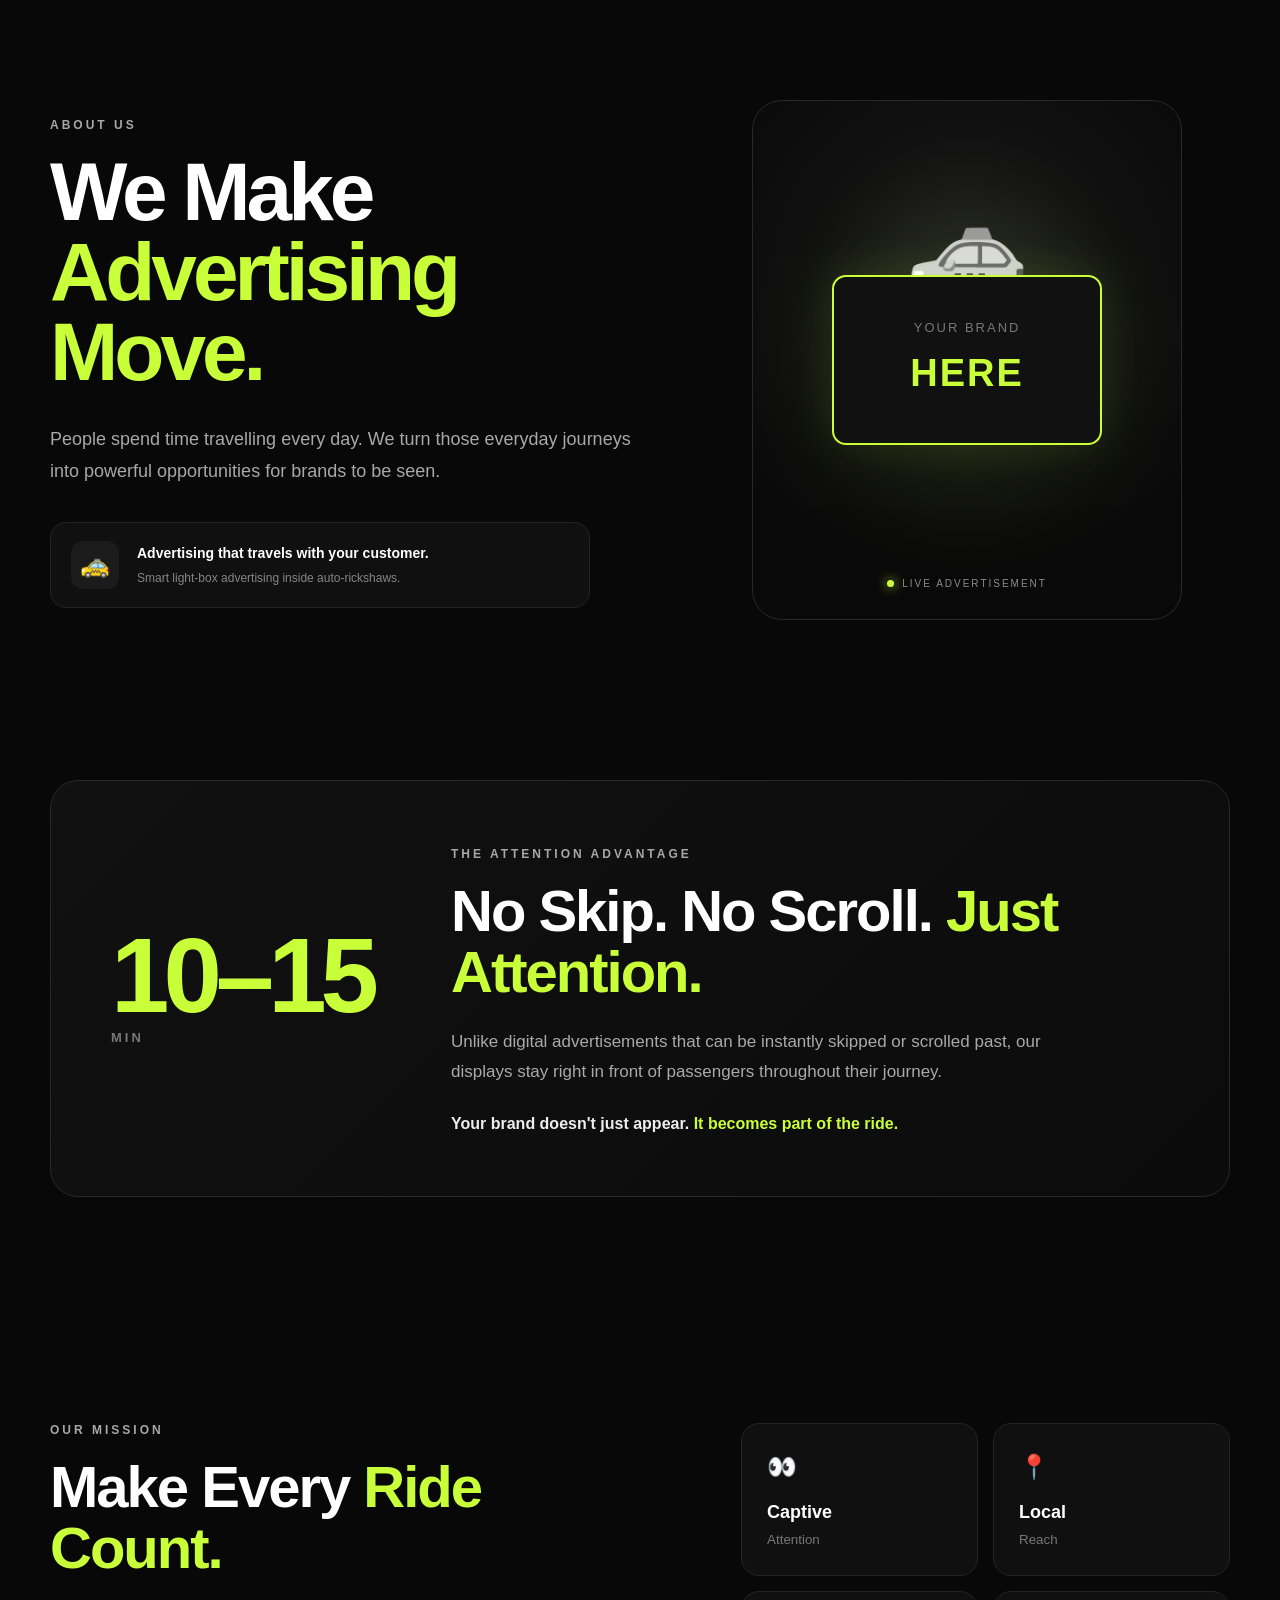
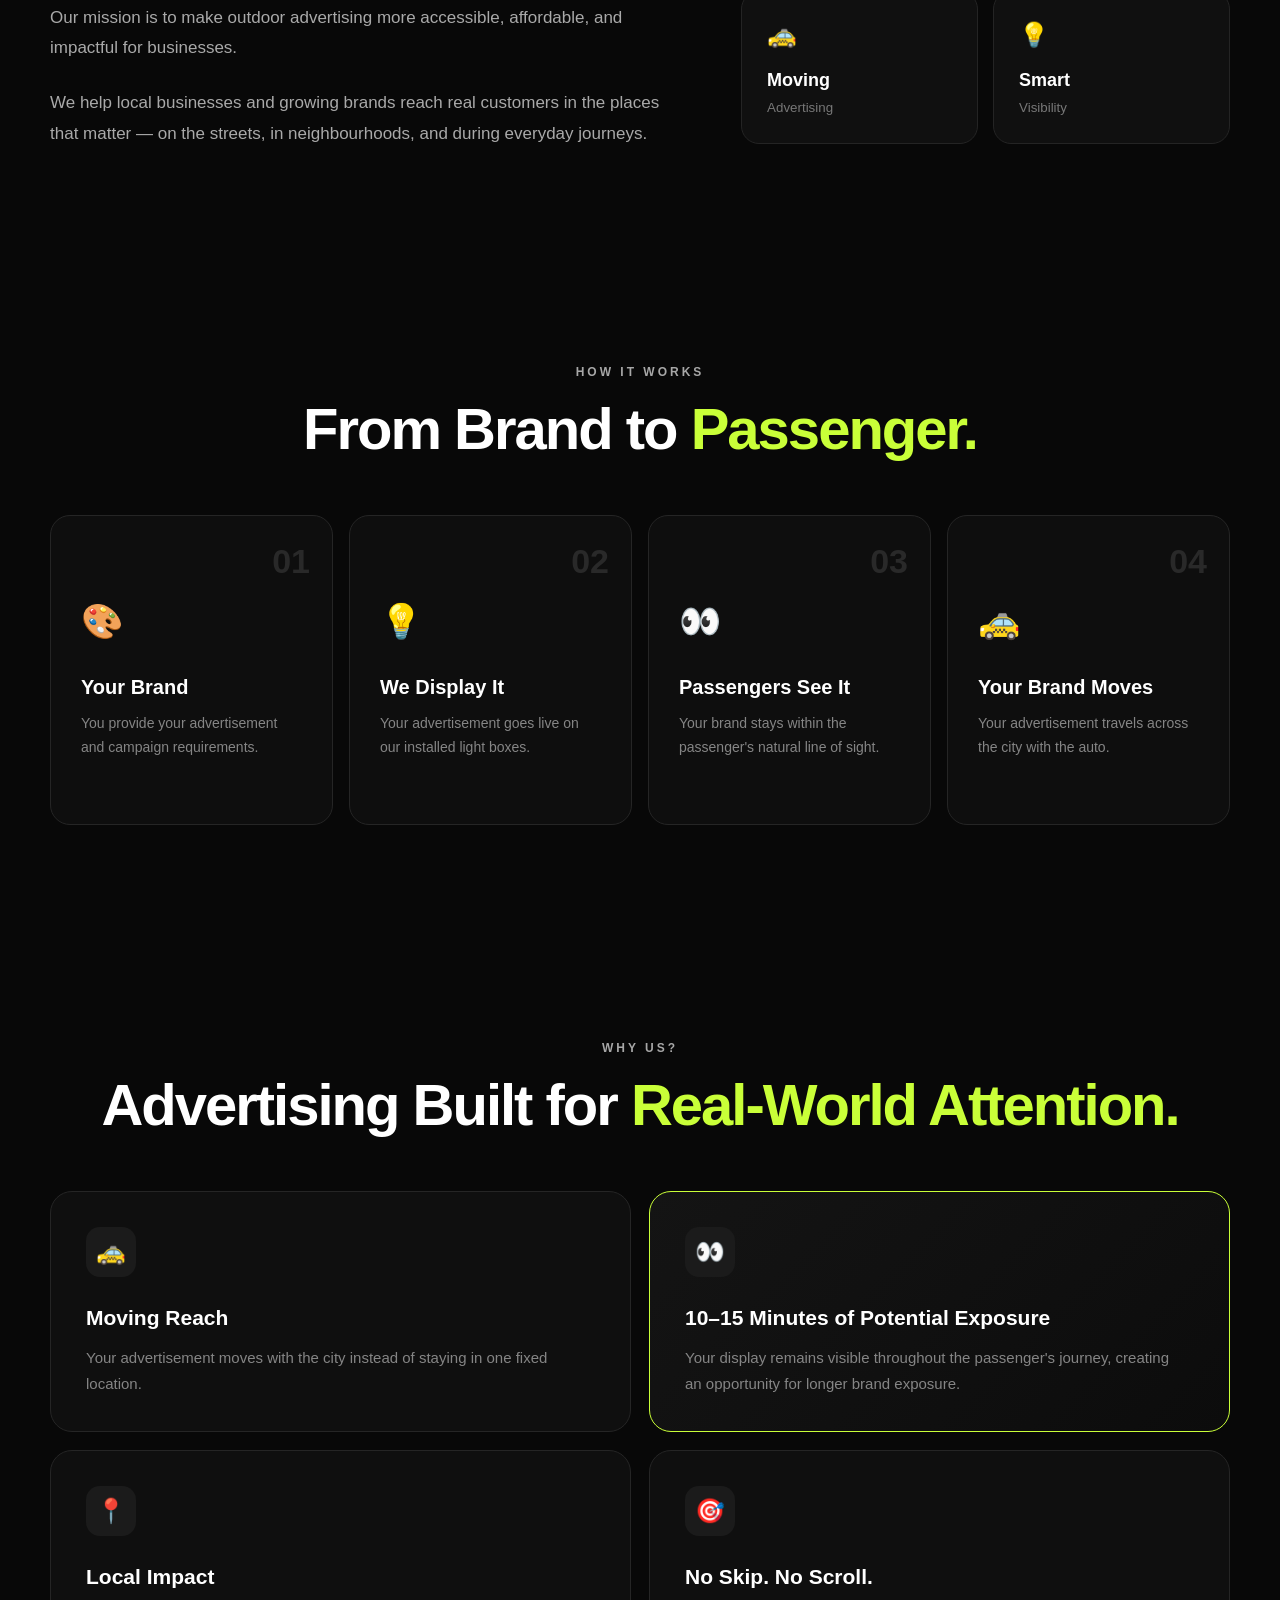
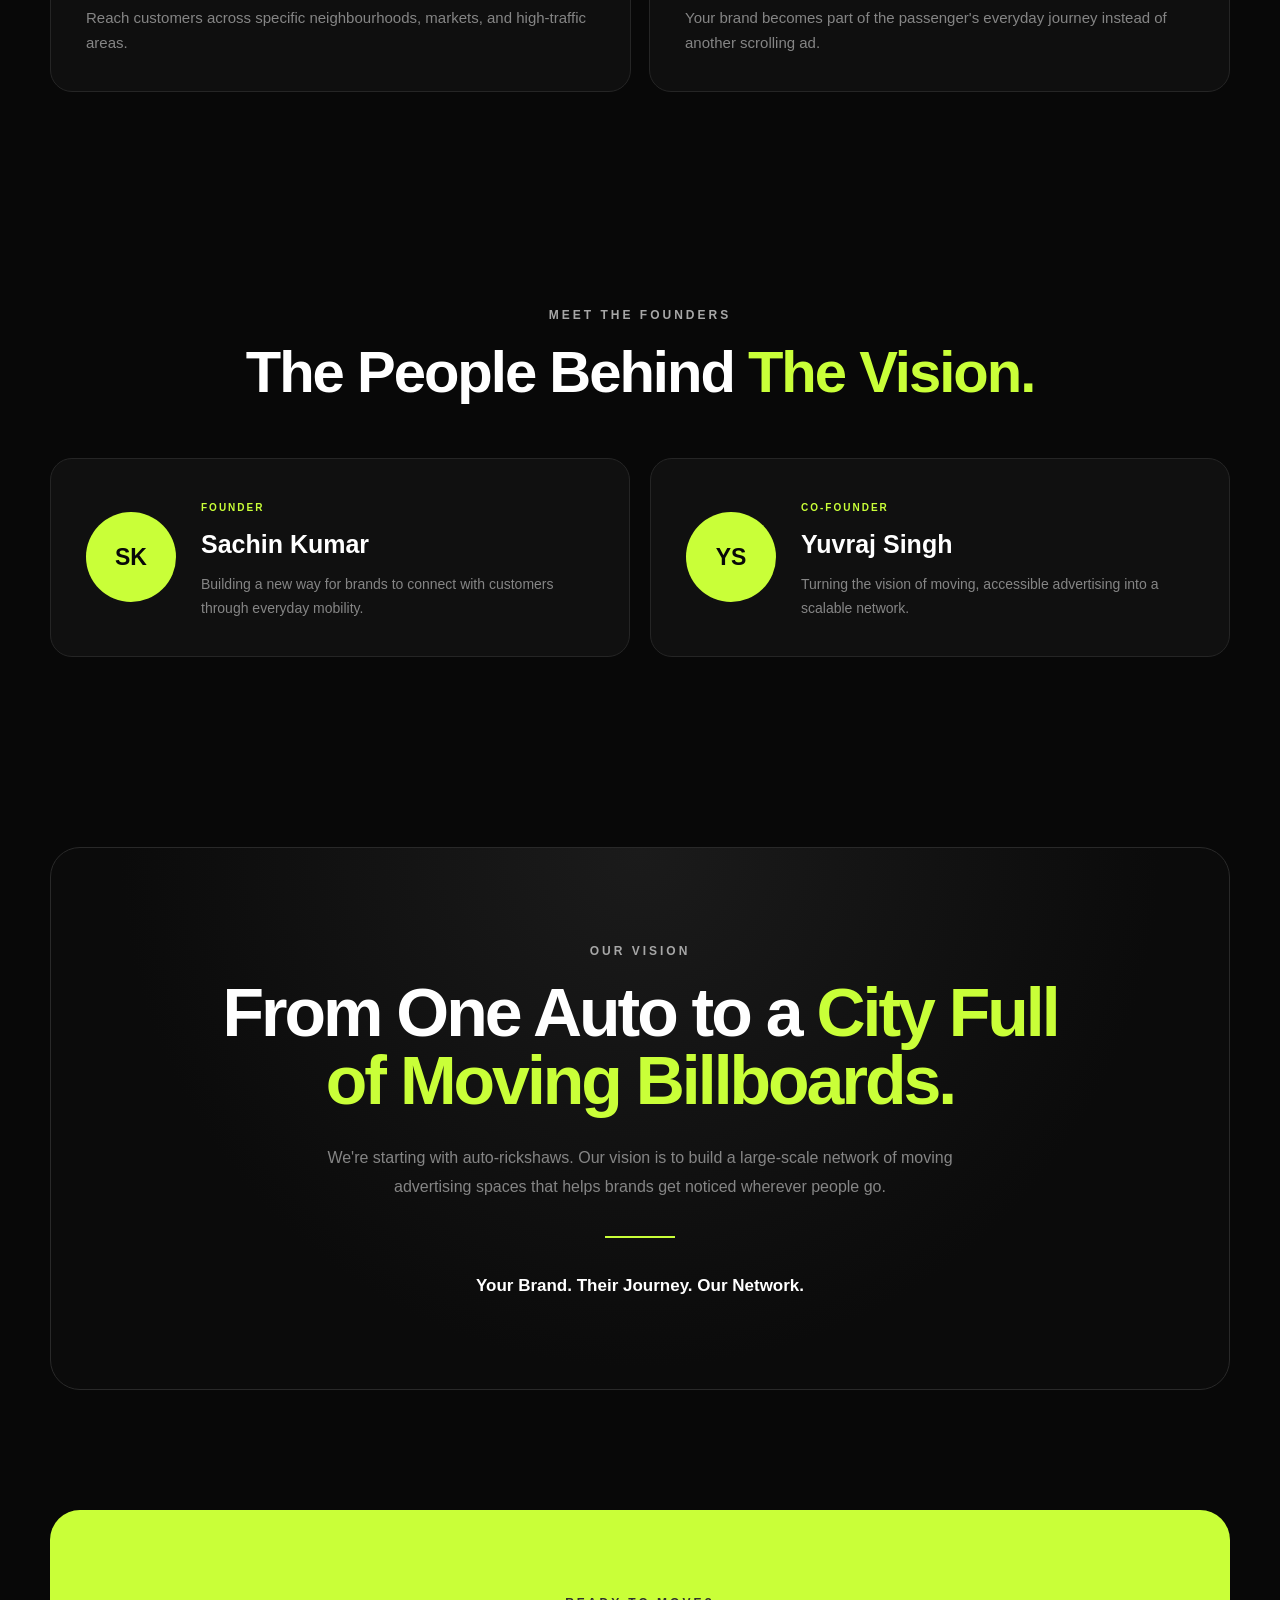
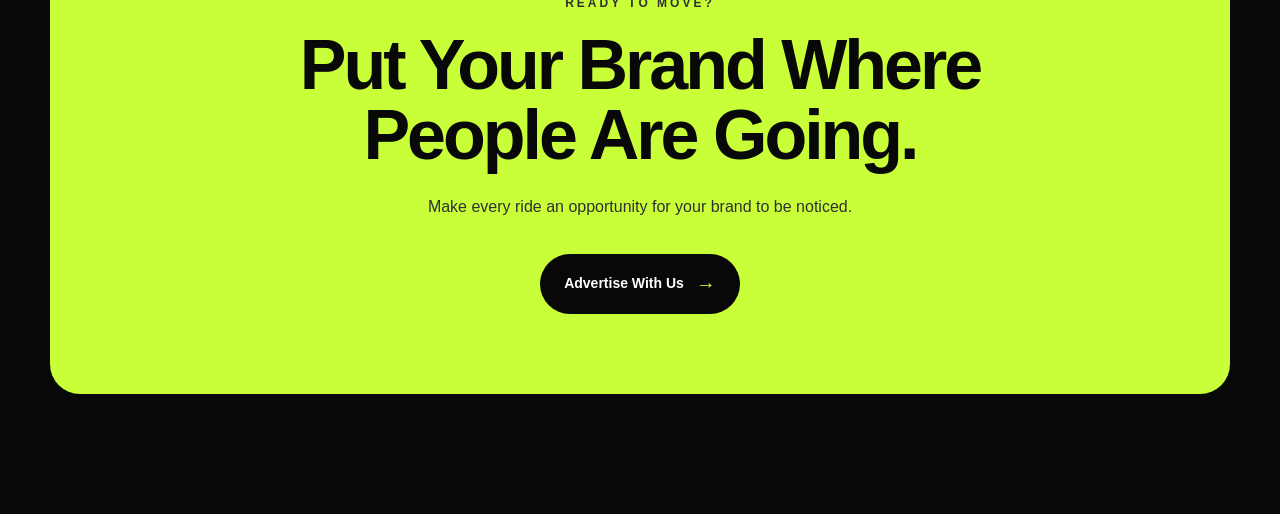
<file: indexabout.html>
<!DOCTYPE html>
<html lang="en">
<head>
    <meta charset="UTF-8">
    <meta name="viewport" content="width=device-width, initial-scale=1.0">
    <title>Document</title>
     <link rel="stylesheet" href="style.css">
      
</head>
<body>
    <section class="about-section" id="about">

    <!-- Hero -->
    <div class="about-container about-hero">

        <div class="about-hero-content">
            <span class="about-eyebrow">ABOUT US</span>

            <h1 class="about-hero-title">
                We Make <span>Advertising Move.</span>
            </h1>

            <p class="about-hero-text">
                People spend time travelling every day.
                We turn those everyday journeys into powerful
                opportunities for brands to be seen.
            </p>

            <div class="about-hero-highlight">
                <div class="about-highlight-icon">🚕</div>
                <div class="about-highlight-content">
                    <strong>Advertising that travels with your customer.</strong>
                    <span>Smart light-box advertising inside auto-rickshaws.</span>
                </div>
            </div>
        </div>

        <div class="about-hero-visual">
            <div class="about-visual-card">

                <div class="about-visual-glow"></div>

                <div class="about-auto-icon">
                    🚕
                </div>

                <div class="about-ad-box">
                    <span>YOUR BRAND</span>
                    <strong>HERE</strong>
                </div>

                <div class="about-visual-label">
                    <span class="about-pulse-dot"></span>
                    LIVE ADVERTISEMENT
                </div>

            </div>
        </div>

    </div>


    <!-- No Skip -->
    <div class="about-container about-attention">

        <div class="about-attention-card">

            <div class="about-attention-number">
                10–15
                <small>MIN</small>
            </div>

            <div class="about-attention-content">
                <span class="about-eyebrow">THE ATTENTION ADVANTAGE</span>

                <h2 class="about-section-title">
                    No Skip. No Scroll.
                    <span>Just Attention.</span>
                </h2>

                <p class="about-section-text">
                    Unlike digital advertisements that can be instantly
                    skipped or scrolled past, our displays stay right in
                    front of passengers throughout their journey.
                </p>

                <p class="about-bold-text">
                    Your brand doesn't just appear.
                    <span>It becomes part of the ride.</span>
                </p>
            </div>

        </div>

    </div>


    <!-- Mission -->
    <div class="about-container about-mission">

        <div class="about-mission-content">

            <span class="about-eyebrow">OUR MISSION</span>

            <h2 class="about-section-title">
                Make Every <span>Ride Count.</span>
            </h2>

            <p class="about-section-text">
                Our mission is to make outdoor advertising more accessible,
                affordable, and impactful for businesses.
            </p>

            <p class="about-section-text">
                We help local businesses and growing brands reach real
                customers in the places that matter — on the streets,
                in neighbourhoods, and during everyday journeys.
            </p>

        </div>

        <div class="about-mission-stats">

            <div class="about-stat-card">
                <span class="about-stat-icon">👀</span>
                <strong>Captive</strong>
                <small>Attention</small>
            </div>

            <div class="about-stat-card">
                <span class="about-stat-icon">📍</span>
                <strong>Local</strong>
                <small>Reach</small>
            </div>

            <div class="about-stat-card">
                <span class="about-stat-icon">🚕</span>
                <strong>Moving</strong>
                <small>Advertising</small>
            </div>

            <div class="about-stat-card">
                <span class="about-stat-icon">💡</span>
                <strong>Smart</strong>
                <small>Visibility</small>
            </div>

        </div>

    </div>


    <!-- How it works -->
    <div class="about-container about-how">

        <div class="about-heading-center">
            <span class="about-eyebrow">HOW IT WORKS</span>

            <h2 class="about-section-title">
                From Brand to <span>Passenger.</span>
            </h2>
        </div>

        <div class="about-steps">

            <div class="about-step-card">
                <div class="about-step-number">01</div>
                <div class="about-step-icon">🎨</div>
                <h3 class="about-step-title">Your Brand</h3>
                <p class="about-step-text">
                    You provide your advertisement and campaign requirements.
                </p>
            </div>

            <div class="about-step-card">
                <div class="about-step-number">02</div>
                <div class="about-step-icon">💡</div>
                <h3 class="about-step-title">We Display It</h3>
                <p class="about-step-text">
                    Your advertisement goes live on our installed light boxes.
                </p>
            </div>

            <div class="about-step-card">
                <div class="about-step-number">03</div>
                <div class="about-step-icon">👀</div>
                <h3 class="about-step-title">Passengers See It</h3>
                <p class="about-step-text">
                    Your brand stays within the passenger's natural line of sight.
                </p>
            </div>

            <div class="about-step-card">
                <div class="about-step-number">04</div>
                <div class="about-step-icon">🚕</div>
                <h3 class="about-step-title">Your Brand Moves</h3>
                <p class="about-step-text">
                    Your advertisement travels across the city with the auto.
                </p>
            </div>

        </div>

    </div>


    <!-- Why Us -->
    <div class="about-container about-why">

        <div class="about-heading-center">
            <span class="about-eyebrow">WHY US?</span>

            <h2 class="about-section-title">
                Advertising Built for
                <span>Real-World Attention.</span>
            </h2>
        </div>

        <div class="about-benefits">

            <div class="about-benefit-card">
                <div class="about-benefit-icon">🚕</div>
                <h3>Moving Reach</h3>
                <p>
                    Your advertisement moves with the city instead of
                    staying in one fixed location.
                </p>
            </div>

            <div class="about-benefit-card about-benefit-featured">
                <div class="about-benefit-icon">👀</div>
                <h3>10–15 Minutes of Potential Exposure</h3>
                <p>
                    Your display remains visible throughout the passenger's
                    journey, creating an opportunity for longer brand exposure.
                </p>
            </div>

            <div class="about-benefit-card">
                <div class="about-benefit-icon">📍</div>
                <h3>Local Impact</h3>
                <p>
                    Reach customers across specific neighbourhoods,
                    markets, and high-traffic areas.
                </p>
            </div>

            <div class="about-benefit-card">
                <div class="about-benefit-icon">🎯</div>
                <h3>No Skip. No Scroll.</h3>
                <p>
                    Your brand becomes part of the passenger's everyday
                    journey instead of another scrolling ad.
                </p>
            </div>

        </div>

    </div>


    <!-- Founders -->
    <div class="about-container about-founders">

        <div class="about-heading-center">
            <span class="about-eyebrow">MEET THE FOUNDERS</span>

            <h2 class="about-section-title">
                The People Behind <span>The Vision.</span>
            </h2>
        </div>

        <div class="about-founder-grid">

            <div class="about-founder-card">

                <div class="about-founder-avatar">
                    SK
                </div>

                <div class="about-founder-info">
                    <span class="about-founder-role">FOUNDER</span>

                    <h3 class="about-founder-name">
                        Sachin Kumar
                    </h3>

                    <p class="about-founder-text">
                        Building a new way for brands to connect with
                        customers through everyday mobility.
                    </p>
                </div>

            </div>


            <div class="about-founder-card">

                <div class="about-founder-avatar">
                    YS
                </div>

                <div class="about-founder-info">
                    <span class="about-founder-role">CO-FOUNDER</span>

                    <h3 class="about-founder-name">
                        Yuvraj Singh
                    </h3>

                    <p class="about-founder-text">
                        Turning the vision of moving, accessible advertising
                        into a scalable network.
                    </p>
                </div>

            </div>

        </div>

    </div>


    <!-- Vision -->
    <div class="about-container about-vision">

        <div class="about-vision-card">

            <span class="about-eyebrow">OUR VISION</span>

            <h2 class="about-vision-title">
                From One Auto to a
                <span>City Full of Moving Billboards.</span>
            </h2>

            <p class="about-vision-text">
                We're starting with auto-rickshaws.
                Our vision is to build a large-scale network of moving
                advertising spaces that helps brands get noticed wherever
                people go.
            </p>

            <div class="about-vision-line"></div>

            <strong class="about-vision-tagline">
                Your Brand. Their Journey. Our Network.
            </strong>

        </div>

    </div>


    <!-- CTA -->
    <div class="about-container about-cta">

        <div class="about-cta-card">

            <span class="about-eyebrow">READY TO MOVE?</span>

            <h2 class="about-cta-title">
                Put Your Brand Where
                <span>People Are Going.</span>
            </h2>

            <p class="about-cta-text">
                Make every ride an opportunity for your brand to be noticed.
            </p>

            <a href="#contact" class="about-cta-button">
                Advertise With Us
                <span>→</span>
            </a>

        </div>

    </div>

</section>

</body>
</html>
</file>
<file: style.css>
:root {
    --bg: #f7f7f5;
    --dark: #111111;
    --muted: #6d6d6d;
    --border: #deded9;
    --white: #ffffff;
    --accent: #dfff00;
}

* {
    margin: 0;
    padding: 0;
    box-sizing: border-box;
}

html {
    scroll-behavior: smooth;
}

body {
    font-family: "Inter", sans-serif;
    background: var(--bg);
    color: var(--dark);
    line-height: 1.5;
}

a {
    color: inherit;
    text-decoration: none;
}

.container {
    width: min(1120px, 90%);
    margin: auto;
}


/* NAVBAR */

.navbar {
    position: sticky;
    top: 0;
    z-index: 100;
    background: rgba(247, 247, 245, 0.9);
    backdrop-filter: blur(15px);
    border-bottom: 1px solid var(--border);
}

.nav-inner {
    height: 76px;
    display: flex;
    align-items: center;
    justify-content: space-between;
}

.logo {
    font-size: 23px;
    font-weight: 800;
    letter-spacing: -1px;
}

.logo span:last-child {
    color: #d7c53f;
}

.logo-dot {
    width: 9px;
    height: 9px;
    display: inline-block;
    background: var(--dark);
    border-radius: 50%;
    margin-right: 5px;
}

.nav-links {
    display: flex;
    gap: 20px;
}

.nav-links a {
    font-size: 14px;
    color: #555;
    transition: 0.3s;
}

.nav-links a:hover {
    color: var(--dark);
}

.nav-btn {
    background: var(--dark);
    color: rgb(198, 227, 95);
    padding: 12px 20px;
    border-radius: 50px;
    font-size: 13px;
    font-weight: 600;
}

.menu-btn {
    display: none;
    border: none;
    background: none;
    font-size: 24px;
}


/* HERO */

.hero {
    min-height: 720px;
    display: flex;
    align-items: center;
    overflow: hidden;
}

.hero-grid {
    display: grid;
    grid-template-columns: 1fr 1fr;
    gap: 60px;
    align-items: center;
}

.eyebrow {
    display: inline-flex;
    align-items: center;
    gap: 8px;
    text-transform: uppercase;
    font-size: 11px;
    font-weight: 700;
    letter-spacing: 1.5px;
    margin-bottom: 20px;
}

.hero h1 {
    font-size: clamp(48px, 6vw, 82px);
    line-height: 0.98;
    letter-spacing: -5px;
    max-width: 650px;
}

.hero h1 span {
    color: #c38f1e;
}

.hero-text {
    color: var(--muted);
    max-width: 530px;
    margin: 28px 0;
    font-size: 17px;
}

.hero-buttons {
    display: flex;
    gap: 12px;
    flex-wrap: wrap;
}

.btn {
    display: inline-flex;
    align-items: center;
    justify-content: center;
    gap: 15px;
    padding: 15px 22px;
    border-radius: 50px;
    border: none;
    font-weight: 600;
    font-size: 14px;
    cursor: pointer;
    transition: 0.3s;
}

.primary {
    background: var(--dark);
    color: white;
}

.primary:hover {
    transform: translateY(-3px);
}

.secondary {
    border: 1px solid var(--border);
}

.hero-stats {
    display: flex;
    gap: 35px;
    margin-top: 55px;
}

.hero-stats div {
    display: flex;
    flex-direction: column;
}

.hero-stats strong {
    font-size: 21px;
}

.hero-stats span {
    font-size: 11px;
    color: var(--muted);
    margin-top: 3px;
}


/* CAR VISUAL */

.hero-visual {
    position: relative;
    min-height: 500px;
    display: flex;
    justify-content: center;
    align-items: center;
}

.glow {
    position: absolute;
    width: 400px;
    height: 400px;
    border-radius: 50%;
    background: var(--accent);
    filter: blur(80px);
    opacity: 0.5;
}

.car-window {
    position: relative;
    width: 440px;
    height: 390px;
    background: #222;
    border-radius: 35px;
    padding: 35px;
    box-shadow: 0 30px 70px rgba(0, 0, 0, 0.18);
    transform: rotate(2deg);
}

.screen {
    width: 100%;
    height: 230px;
    border-radius: 15px;
  
    
    color: white;
    overflow: hidden;
    position: relative;
      background-image:url(/front\ ad.jpeg);
      background-size: cover;
      background-position: center;
}

.screen-top {
    display: flex;
    justify-content: space-between;
    padding: 14px 18px;
    font-size: 8px;
    color: #ef8585;
}

.screen-content {
    padding: 25px;
}

.screen-content small {
    font-size: 9px;
    letter-spacing: 2px;
}

.screen-content h2 {
    font-size: 35px;
    line-height: 1;
    margin: 12px 0 22px;
    letter-spacing: -2px;
}

.screen-content button {
    border: none;
    background: var(--accent);
    padding: 9px 14px;
    font-size: 9px;
    font-weight: 800;
    border-radius: 20px;
}

.seat {
    width: 100%;
    height: 90px;
    background: #2f2e2e;
    border-radius: 20px;
    margin-top: 25px;
}


/* TRUST */

.trust {
    padding: 25px 0;
    border-top: 1px solid var(--border);
    border-bottom: 1px solid var(--border);
}

.trust p {
    text-align: center;
    font-size: 10px;
    letter-spacing: 2px;
    color: #888;
}

.business-types {
    display: flex;
    justify-content: center;
    gap: 35px;
    flex-wrap: wrap;
    margin-top: 18px;
}

.business-types span {
    font-size: 13px;
    font-weight: 600;
}


/* GENERAL SECTION */

.section {
    padding: 130px 0;
}

.section-heading {
    max-width: 650px;
    margin-bottom: 70px;
}

.section-heading h2,
.owner-content h2 {
    font-size: clamp(38px, 5vw, 62px);
    line-height: 1;
    letter-spacing: -3px;
}

.section-heading p {
    color: var(--muted);
    margin-top: 20px;
}


/* STEPS */

.steps {
    display: grid;
    grid-template-columns: repeat(4, 1fr);
    border-top: 1px solid var(--border);
}

.step {
    padding: 35px 25px 35px 0;
    border-right: 1px solid var(--border);
    margin-right: 25px;
}

.step:last-child {
    border-right: none;
}

.step-number {
    font-size: 12px;
    color: #999;
    margin-bottom: 45px;
}

.step h3 {
    font-size: 17px;
    margin-bottom: 12px;
}

.step p {
    font-size: 13px;
    color: var(--muted);
}
img{
   width:200px;
   border-radius:10px;
}

/* DARK SECTION */

.dark-section {
    background: var(--dark);
    color: white;
    padding: 120px 0;
}

.advertise-grid {
    display: grid;
    grid-template-columns: 1.2fr 0.8fr;
    gap: 100px;
    align-items: center;
}

.dark-section h2 {
    font-size: clamp(42px, 5vw, 68px);
    line-height: 1;
    letter-spacing: -3px;
}

.dark-section h2 span {
    color: var(--accent);
}

.dark-section p {
    color: #999;
    max-width: 550px;
    margin: 25px 0;
}

.features {
    list-style: none;
    display: grid;
    gap: 14px;
    margin-top: 30px;
}

.features li {
    font-size: 14px;
}

.pricing-card {
    background: white;
    color: var(--dark);
    border-radius: 25px;
    padding: 38px;
}

.card-label {
    font-size: 9px;
    font-weight: 800;
    letter-spacing: 2px;
}

.pricing-card h3 {
    font-size: 14px;
    margin-top: 40px;
}

.price {
    font-size: 62px;
    font-weight: 800;
    letter-spacing: -4px;
}

.pricing-card p {
    color: var(--muted);
    font-size: 13px;
    margin: 15px 0 25px;
}

.white {
    background: var(--dark);
    color: white;
    width: 100%;
}

.pricing-card small {
    display: block;
    text-align: center;
    margin-top: 15px;
    color: #999;
    font-size: 10px;
}


/* OWNER */

.owner-grid {
    display: grid;
    grid-template-columns: 1fr 1fr;
    gap: 100px;
    align-items: center;
}

.owner-card {
    min-height: 350px;
    border-radius: 30px;
    background: #e8e8e3;
    padding: 40px;
    display: flex;
    flex-direction: column;
    justify-content: space-between;
}

.car-icon {
    font-size: 70px;
}

.owner-card span {
    font-size: 10px;
    letter-spacing: 2px;
    color: #777;
}

.owner-card h3 {
    font-size: 27px;
    max-width: 350px;
    line-height: 1.1;
    margin-top: 10px;
}

.owner-content p {
    color: var(--muted);
    max-width: 500px;
    margin: 25px 0;
}

.owner-content h2 span {
    color: #777;
}


/* CONTACT */

.contact-section {
    padding: 120px 0;
    background: #e9e9e4;
}

.contact-grid {
    display: grid;
    grid-template-columns: 1fr 1fr;
    gap: 100px;
}

.contact-section h2 {
    font-size: clamp(40px, 5vw, 60px);
    line-height: 1;
    letter-spacing: -3px;
}

.contact-section p {
    color: var(--muted);
    max-width: 500px;
    margin-top: 25px;
}

form {
    display: flex;
    flex-direction: column;
    gap: 20px;
}

.input-group {
    display: flex;
    flex-direction: column;
    gap: 8px;
}

.input-group label {
    font-size: 11px;
    font-weight: 700;
}

input,
select {
    width: 100%;
    padding: 16px;
    border: 1px solid #ccc;
    border-radius: 10px;
    background: white;
    font-family: inherit;
    outline: none;
}

input:focus,
select:focus {
    border-color: #555;
}

.full {
    width: 100%;
}


/* FOOTER */

footer {
    background: var(--dark);
    color: white;
    padding: 35px 0;
}

.footer-inner {
    display: flex;
    justify-content: space-between;
    align-items: center;
}

.footer-inner p {
    font-size: 11px;
    color: #777;
}


/* MOBILE */

@media (max-width: 850px) {

    .nav-links,
    .nav-btn {
        display: none;
    }

    .menu-btn {
        display: block;
    }

    .hero {
        padding: 80px 0;
    }

    .hero-grid,
    .advertise-grid,
    .owner-grid,
    .contact-grid {
        grid-template-columns: 1fr;
        gap: 60px;
    }

    .hero h1 {
        letter-spacing: -3px;
    }

    .hero-visual {
        min-height: 400px;
    }

    .car-window {
        width: 100%;
        max-width: 420px;
    }

    .steps {
        grid-template-columns: 1fr 1fr;
    }

    .step:nth-child(2) {
        border-right: none;
    }

    .section {
        padding: 90px 0;
    }

    .footer-inner {
        flex-direction: column;
        gap: 15px;
    }
}


@media (max-width: 550px) {

    .hero-stats {
        gap: 20px;
    }

    .hero-stats strong {
        font-size: 17px;
    }

    .hero-stats span {
        font-size: 9px;
    }

    .car-window {
        height: 340px;
        padding: 25px;
    }

    .screen {
        height: 210px;
    }

    .steps {
        grid-template-columns: 1fr;
    }

    .step {
        border-right: none;
        border-bottom: 1px solid var(--border);
    }

    .dark-section,
    .contact-section {
        padding: 80px 0;
    }
}










/* =========================================
   ABOUT SECTION
   All classes are prefixed with "about-"
   to avoid conflicts with existing CSS.
========================================= */

.about-section {
    width: 100%;
    position: relative;
    overflow: hidden;
    background: #080808;
    color: #ffffff;
    font-family: Arial, Helvetica, sans-serif;
    box-sizing: border-box;
}

.about-section *,
.about-section *::before,
.about-section *::after {
    box-sizing: border-box;
}

.about-container {
    width: min(1180px, calc(100% - 40px));
    margin: 0 auto;
}


/* =========================================
   COMMON
========================================= */

.about-eyebrow {
    display: inline-block;
    margin-bottom: 18px;
    font-size: 12px;
    font-weight: 700;
    letter-spacing: 3px;
    text-transform: uppercase;
    color: #a7a7a7;
}

.about-section-title {
    margin: 0;
    font-size: clamp(34px, 5vw, 58px);
    line-height: 1.05;
    letter-spacing: -2px;
    font-weight: 800;
}

.about-section-title span,
.about-hero-title span,
.about-vision-title span,
.about-cta-title span {
    color: #c9ff38;
}

.about-section-text {
    max-width: 650px;
    margin: 24px 0 0;
    color: #a9a9a9;
    font-size: 17px;
    line-height: 1.8;
}

.about-heading-center {
    text-align: center;
}

.about-heading-center .about-section-title {
    margin: 0 auto;
}


/* =========================================
   HERO
========================================= */

.about-hero {
    min-height: 720px;
    display: grid;
    grid-template-columns: 1fr 0.9fr;
    align-items: center;
    gap: 70px;
    padding: 100px 0;
}

.about-hero-title {
    max-width: 650px;
    margin: 0;
    font-size: clamp(48px, 7vw, 82px);
    line-height: 0.98;
    letter-spacing: -4px;
    font-weight: 900;
}

.about-hero-text {
    max-width: 620px;
    margin: 30px 0 0;
    color: #a8a8a8;
    font-size: 18px;
    line-height: 1.8;
}

.about-hero-highlight {
    max-width: 540px;
    display: flex;
    align-items: center;
    gap: 18px;
    margin-top: 35px;
    padding: 18px 20px;
    border: 1px solid #242424;
    border-radius: 16px;
    background: #101010;
}

.about-highlight-icon {
    width: 48px;
    height: 48px;
    flex-shrink: 0;
    display: flex;
    align-items: center;
    justify-content: center;
    border-radius: 12px;
    background: #1b1b1b;
    font-size: 24px;
}

.about-highlight-content {
    display: flex;
    flex-direction: column;
    gap: 5px;
}

.about-highlight-content strong {
    font-size: 14px;
}

.about-highlight-content span {
    color: #858585;
    font-size: 12px;
}


/* Hero visual */

.about-hero-visual {
    display: flex;
    align-items: center;
    justify-content: center;
}

.about-visual-card {
    width: min(100%, 430px);
    height: 520px;
    position: relative;
    display: flex;
    align-items: center;
    justify-content: center;
    border: 1px solid #292929;
    border-radius: 30px;
    background:
        radial-gradient(circle at 50% 35%, #242424 0%, #111111 38%, #090909 75%);
    overflow: hidden;
}

.about-visual-glow {
    position: absolute;
    width: 260px;
    height: 260px;
    border-radius: 50%;
    background: #c9ff38;
    opacity: 0.08;
    filter: blur(60px);
}

.about-auto-icon {
    position: absolute;
    top: 75px;
    font-size: 100px;
    filter: grayscale(1);
}

.about-ad-box {
    width: 270px;
    height: 170px;
    position: relative;
    z-index: 2;
    display: flex;
    flex-direction: column;
    align-items: center;
    justify-content: center;
    border: 2px solid #c9ff38;
    border-radius: 14px;
    background: #111111;
    box-shadow: 0 0 50px rgba(201, 255, 56, 0.12);
}

.about-ad-box span {
    color: #777777;
    font-size: 13px;
    letter-spacing: 2px;
}

.about-ad-box strong {
    margin-top: 8px;
    color: #c9ff38;
    font-size: 38px;
    letter-spacing: 2px;
}

.about-visual-label {
    position: absolute;
    bottom: 28px;
    display: flex;
    align-items: center;
    gap: 8px;
    color: #8b8b8b;
    font-size: 10px;
    letter-spacing: 2px;
}

.about-pulse-dot {
    width: 7px;
    height: 7px;
    display: inline-block;
    border-radius: 50%;
    background: #c9ff38;
    box-shadow: 0 0 12px #c9ff38;
}


/* =========================================
   ATTENTION
========================================= */

.about-attention {
    padding: 60px 0 120px;
}

.about-attention-card {
    display: grid;
    grid-template-columns: 280px 1fr;
    align-items: center;
    gap: 60px;
    padding: 60px;
    border: 1px solid #292929;
    border-radius: 28px;
    background: linear-gradient(135deg, #111111, #0b0b0b);
}

.about-attention-number {
    color: #c9ff38;
    font-size: clamp(65px, 9vw, 105px);
    font-weight: 900;
    line-height: 0.8;
    letter-spacing: -6px;
}

.about-attention-number small {
    display: block;
    margin-top: 15px;
    color: #777777;
    font-size: 13px;
    letter-spacing: 3px;
}

.about-bold-text {
    margin: 24px 0 0;
    color: #eeeeee;
    font-size: 16px;
    font-weight: 700;
}

.about-bold-text span {
    color: #c9ff38;
}


/* =========================================
   MISSION
========================================= */

.about-mission {
    display: grid;
    grid-template-columns: 1fr 0.8fr;
    gap: 80px;
    align-items: center;
    padding: 100px 0;
}

.about-mission-stats {
    display: grid;
    grid-template-columns: repeat(2, 1fr);
    gap: 15px;
}

.about-stat-card {
    min-height: 150px;
    padding: 25px;
    display: flex;
    flex-direction: column;
    justify-content: center;
    border: 1px solid #242424;
    border-radius: 18px;
    background: #101010;
    transition: 0.3s ease;
}

.about-stat-card:hover {
    transform: translateY(-5px);
    border-color: #c9ff38;
}

.about-stat-icon {
    margin-bottom: 14px;
    font-size: 24px;
}

.about-stat-card strong {
    font-size: 18px;
}

.about-stat-card small {
    margin-top: 4px;
    color: #777777;
}


/* =========================================
   HOW IT WORKS
========================================= */

.about-how {
    padding: 110px 0;
}

.about-steps {
    display: grid;
    grid-template-columns: repeat(4, 1fr);
    gap: 16px;
    margin-top: 55px;
}

.about-step-card {
    min-height: 310px;
    position: relative;
    padding: 30px;
    border: 1px solid #252525;
    border-radius: 20px;
    background: #0e0e0e;
    overflow: hidden;
    transition: 0.3s ease;
}

.about-step-card:hover {
    transform: translateY(-8px);
    border-color: #444444;
}

.about-step-number {
    position: absolute;
    top: 20px;
    right: 22px;
    color: #292929;
    font-size: 34px;
    font-weight: 900;
}

.about-step-icon {
    margin-top: 50px;
    font-size: 34px;
}

.about-step-title {
    margin: 25px 0 10px;
    font-size: 20px;
}

.about-step-text {
    margin: 0;
    color: #858585;
    font-size: 14px;
    line-height: 1.7;
}


/* =========================================
   WHY US
========================================= */

.about-why {
    padding: 100px 0;
}

.about-benefits {
    display: grid;
    grid-template-columns: repeat(2, 1fr);
    gap: 18px;
    margin-top: 55px;
}

.about-benefit-card {
    padding: 35px;
    border: 1px solid #252525;
    border-radius: 22px;
    background: #0f0f0f;
    transition: 0.3s ease;
}

.about-benefit-card:hover {
    transform: translateY(-5px);
    border-color: #555555;
}

.about-benefit-featured {
    border-color: #c9ff38;
    background: linear-gradient(135deg, #141414, #0c0c0c);
}

.about-benefit-icon {
    width: 50px;
    height: 50px;
    display: flex;
    align-items: center;
    justify-content: center;
    margin-bottom: 25px;
    border-radius: 14px;
    background: #1b1b1b;
    font-size: 24px;
}

.about-benefit-card h3 {
    margin: 0 0 12px;
    font-size: 21px;
}

.about-benefit-card p {
    max-width: 500px;
    margin: 0;
    color: #858585;
    font-size: 15px;
    line-height: 1.7;
}


/* =========================================
   FOUNDERS
========================================= */

.about-founders {
    padding: 110px 0;
}

.about-founder-grid {
    display: grid;
    grid-template-columns: repeat(2, 1fr);
    gap: 20px;
    margin-top: 55px;
}

.about-founder-card {
    display: flex;
    align-items: center;
    gap: 25px;
    padding: 35px;
    border: 1px solid #252525;
    border-radius: 22px;
    background: #101010;
    transition: 0.3s ease;
}

.about-founder-card:hover {
    transform: translateY(-5px);
    border-color: #444444;
}

.about-founder-avatar {
    width: 90px;
    height: 90px;
    flex-shrink: 0;
    display: flex;
    align-items: center;
    justify-content: center;
    border-radius: 50%;
    background: #c9ff38;
    color: #080808;
    font-size: 23px;
    font-weight: 900;
}

.about-founder-role {
    color: #c9ff38;
    font-size: 10px;
    font-weight: 700;
    letter-spacing: 2px;
}

.about-founder-name {
    margin: 8px 0 10px;
    font-size: 25px;
}

.about-founder-text {
    margin: 0;
    color: #858585;
    font-size: 14px;
    line-height: 1.7;
}


/* =========================================
   VISION
========================================= */

.about-vision {
    padding: 80px 0 120px;
}

.about-vision-card {
    padding: 90px 70px;
    text-align: center;
    border: 1px solid #292929;
    border-radius: 30px;
    background:
        radial-gradient(circle at 50% 0%, #1b1b1b, #0b0b0b 65%);
}

.about-vision-title {
    max-width: 850px;
    margin: 0 auto;
    font-size: clamp(38px, 6vw, 68px);
    line-height: 1;
    letter-spacing: -3px;
    font-weight: 900;
}

.about-vision-text {
    max-width: 680px;
    margin: 30px auto 0;
    color: #858585;
    font-size: 16px;
    line-height: 1.8;
}

.about-vision-line {
    width: 70px;
    height: 2px;
    margin: 35px auto;
    background: #c9ff38;
}

.about-vision-tagline {
    font-size: 17px;
}


/* =========================================
   CTA
========================================= */

.about-cta {
    padding: 0 0 120px;
}

.about-cta-card {
    padding: 80px 40px;
    text-align: center;
    border-radius: 30px;
    background: #c9ff38;
    color: #080808;
}

.about-cta-card .about-eyebrow {
    color: #303030;
}

.about-cta-title {
    max-width: 800px;
    margin: 0 auto;
    font-size: clamp(40px, 6vw, 70px);
    line-height: 1;
    letter-spacing: -3px;
    font-weight: 900;
}

.about-cta-title span {
    color: #080808;
}

.about-cta-text {
    margin: 25px auto;
    color: #303030;
    font-size: 16px;
}

.about-cta-button {
    display: inline-flex;
    align-items: center;
    gap: 12px;
    margin-top: 10px;
    padding: 15px 24px;
    border-radius: 100px;
    background: #080808;
    color: #ffffff;
    font-size: 14px;
    font-weight: 700;
    text-decoration: none;
    transition: 0.3s ease;
}

.about-cta-button:hover {
    transform: translateY(-3px);
    background: #1a1a1a;
}

.about-cta-button span {
    color: #c9ff38;
    font-size: 20px;
}


/* =========================================
   RESPONSIVE
========================================= */

@media (max-width: 900px) {

    .about-hero {
        grid-template-columns: 1fr;
        min-height: auto;
        padding: 80px 0;
    }

    .about-hero-visual {
        order: -1;
    }

    .about-visual-card {
        height: 430px;
    }

    .about-mission {
        grid-template-columns: 1fr;
        gap: 50px;
    }

    .about-steps {
        grid-template-columns: repeat(2, 1fr);
    }

    .about-founder-grid {
        grid-template-columns: 1fr;
    }

}


@media (max-width: 600px) {

    .about-container {
        width: min(100% - 28px, 1180px);
    }

    .about-hero {
        padding: 60px 0;
        gap: 45px;
    }

    .about-hero-title {
        font-size: 48px;
        letter-spacing: -3px;
    }

    .about-hero-text {
        font-size: 16px;
    }

    .about-visual-card {
        height: 360px;
        border-radius: 22px;
    }

    .about-auto-icon {
        top: 45px;
        font-size: 75px;
    }

    .about-ad-box {
        width: 220px;
        height: 140px;
    }

    .about-ad-box strong {
        font-size: 30px;
    }

    .about-attention {
        padding: 30px 0 70px;
    }

    .about-attention-card {
        grid-template-columns: 1fr;
        gap: 35px;
        padding: 35px 25px;
    }

    .about-attention-number {
        font-size: 75px;
    }

    .about-section-title {
        font-size: 38px;
        letter-spacing: -1.5px;
    }

    .about-section-text {
        font-size: 15px;
    }

    .about-mission,
    .about-how,
    .about-why,
    .about-founders {
        padding: 70px 0;
    }

    .about-mission-stats {
        grid-template-columns: repeat(2, 1fr);
    }

    .about-steps {
        grid-template-columns: 1fr;
        margin-top: 40px;
    }

    .about-benefits {
        grid-template-columns: 1fr;
        margin-top: 40px;
    }

    .about-founder-card {
        align-items: flex-start;
        padding: 25px;
    }

    .about-founder-avatar {
        width: 65px;
        height: 65px;
        font-size: 17px;
    }

    .about-founder-name {
        font-size: 21px;
    }

    .about-vision {
        padding: 50px 0 70px;
    }

    .about-vision-card {
        padding: 60px 25px;
        border-radius: 22px;
    }

    .about-vision-title {
        font-size: 40px;
        letter-spacing: -2px;
    }

    .about-cta {
        padding-bottom: 70px;
    }

    .about-cta-card {
        padding: 60px 20px;
        border-radius: 22px;
    }

    .about-cta-title {
        font-size: 42px;
        letter-spacing: -2px;
    }

}
</file>
